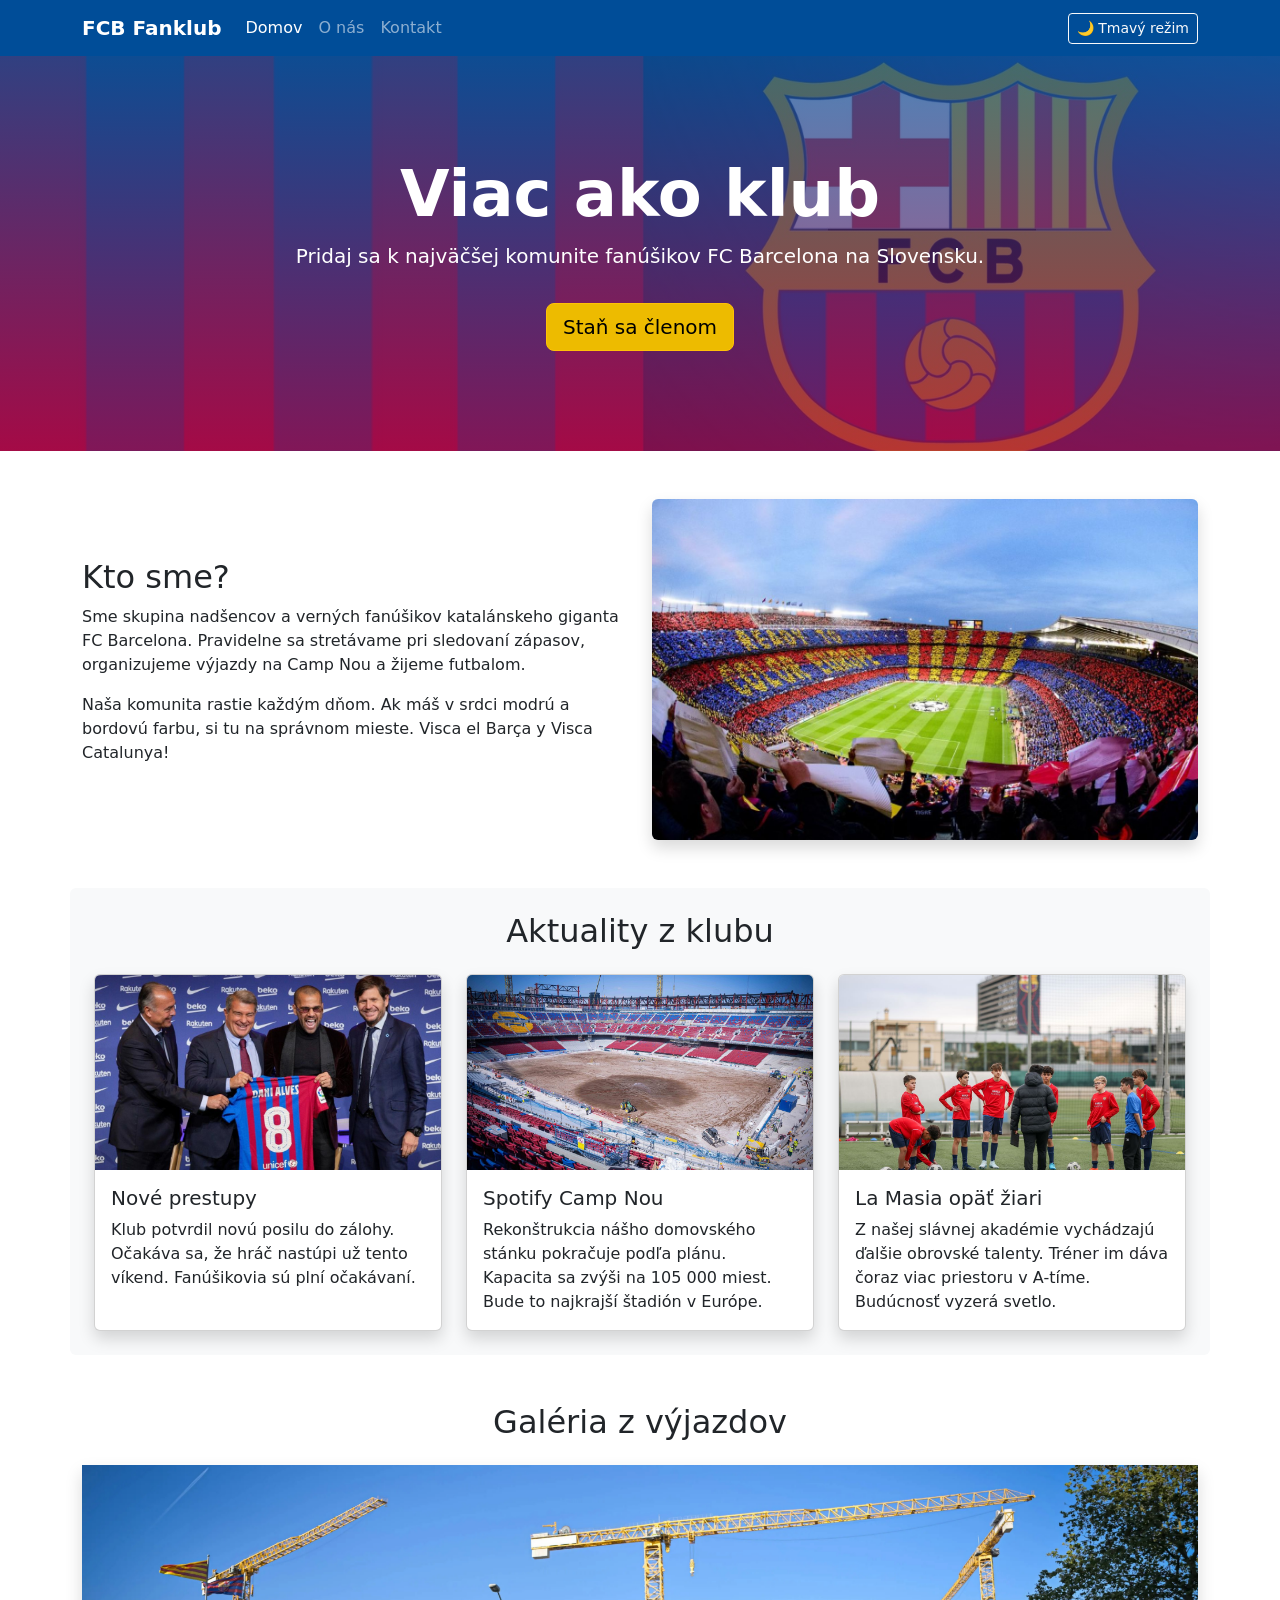
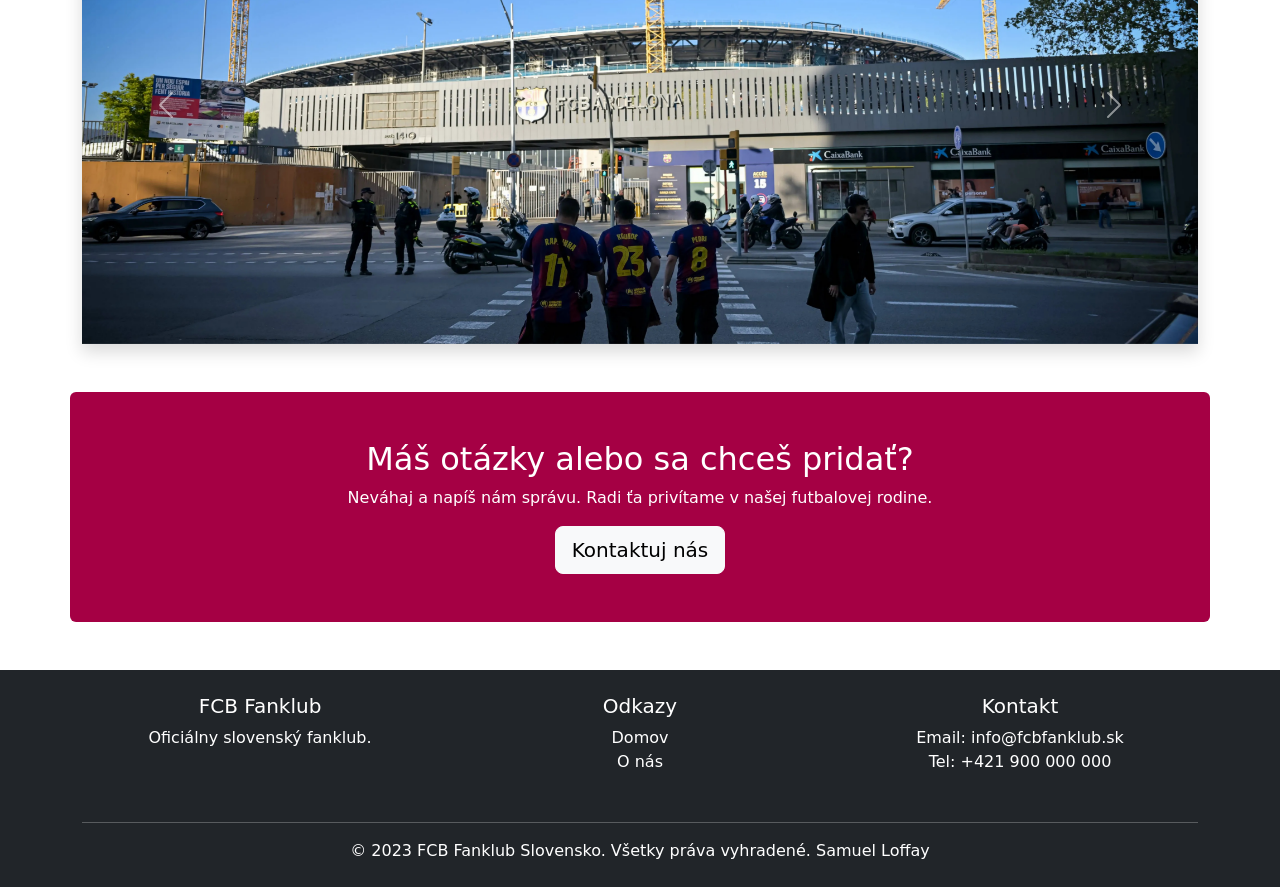
<file: index.html>
<!DOCTYPE html>
<html lang="sk">
<head>
    <meta charset="UTF-8">
    <meta name="viewport" content="width=device-width, initial-scale=1.0">
    <meta name="description" content="Oficiálna stránka slovenského fanklubu FC Barcelona.">
    <title>FC Barcelona Fanklub Slovensko</title>
    <link href="https://cdn.jsdelivr.net/npm/bootstrap@5.3.0/dist/css/bootstrap.min.css" rel="stylesheet">
    <link rel="stylesheet" href="assets/css/style.css">
</head>
<body>

    <header>
        <nav class="navbar navbar-expand-lg navbar-dark" style="background-color: var(--bs-primary);">
            <div class="container">
                <a class="navbar-brand fw-bold" href="index.html">FCB Fanklub</a>
                <button class="navbar-toggler" type="button" data-bs-toggle="collapse" data-bs-target="#navbarNav">
                    <span class="navbar-toggler-icon"></span>
                </button>
                <div class="collapse navbar-collapse" id="navbarNav">
                    <ul class="navbar-nav me-auto">
                        <li class="nav-item"><a class="nav-link active" href="index.html">Domov</a></li>
                        <li class="nav-item"><a class="nav-link" href="o-nas.html">O nás</a></li>
                        <li class="nav-item"><a class="nav-link" href="kontakt.html">Kontakt</a></li>
                    </ul>
                    <button id="darkModeToggle" class="btn btn-outline-light btn-sm">🌙 Tmavý režim</button>
                </div>
            </div>
        </nav>
    </header>

    <main>
        <section class="hero-section text-center animated-section">
            <div class="container">
                <h1 class="display-3 fw-bold">Viac ako klub</h1>
                <p class="lead">Pridaj sa k najväčšej komunite fanúšikov FC Barcelona na Slovensku.</p>
                <a href="kontakt.html" class="btn btn-warning btn-lg mt-3" style="background-color: var(--bs-warning);">Staň sa členom</a>
            </div>
        </section>

        <section class="container my-5 animated-section">
            <div class="row align-items-center">
                <div class="col-md-6">
                    <h2>Kto sme?</h2>
                    <p>Sme skupina nadšencov a verných fanúšikov katalánskeho giganta FC Barcelona. Pravidelne sa stretávame pri sledovaní zápasov, organizujeme výjazdy na Camp Nou a žijeme futbalom.</p>
                    <p>Naša komunita rastie každým dňom. Ak máš v srdci modrú a bordovú farbu, si tu na správnom mieste. Visca el Barça y Visca Catalunya!</p>
                </div>
                <div class="col-md-6">
                    <img src="assets/img/about.jpg" alt="Fanúšikovia na štadióne" class="img-fluid rounded shadow">
                </div>
            </div>
        </section>

        <section class="container my-5 bg-light p-4 rounded">
            <h2 class="text-center mb-4">Aktuality z klubu</h2>
            <div class="row g-4">
                <div class="col-12 col-md-6 col-lg-4">
                    <div class="card h-100 shadow card-hover">
                        <div class="ratio ratio-16x9">
                            <img src="assets/img/card1.jpg" class="card-img-top object-fit-cover" alt="Zápas Ligy Majstrov">
                        </div>
                        <div class="card-body">
                            <h3 class="card-title h5">Nové prestupy</h3>
                            <p class="card-text">Klub potvrdil novú posilu do zálohy. Očakáva sa, že hráč nastúpi už tento víkend. Fanúšikovia sú plní očakávaní.</p>
                        </div>
                    </div>
                </div>
                <div class="col-12 col-md-6 col-lg-4">
                    <div class="card h-100 shadow card-hover">
                        <div class="ratio ratio-16x9">
                            <img src="assets/img/card2.jpg" class="card-img-top object-fit-cover" alt="Prestavba štadióna">
                        </div>
                        <div class="card-body">
                            <h3 class="card-title h5">Spotify Camp Nou</h3>
                            <p class="card-text">Rekonštrukcia nášho domovského stánku pokračuje podľa plánu. Kapacita sa zvýši na 105 000 miest. Bude to najkrajší štadión v Európe.</p>
                        </div>
                    </div>
                </div>
                <div class="col-12 col-md-6 col-lg-4">
                    <div class="card h-100 shadow card-hover">
                        <div class="ratio ratio-16x9">
                            <img src="assets/img/card3.jpg" class="card-img-top object-fit-cover" alt="Mládežnícka akadémia">
                        </div>
                        <div class="card-body">
                            <h3 class="card-title h5">La Masia opäť žiari</h3>
                            <p class="card-text">Z našej slávnej akadémie vychádzajú ďalšie obrovské talenty. Tréner im dáva čoraz viac priestoru v A-tíme. Budúcnosť vyzerá svetlo.</p>
                        </div>
                    </div>
                </div>
            </div>
        </section>

        <section class="container my-5">
            <h2 class="text-center mb-4">Galéria z výjazdov</h2>
            <div id="barcaCarousel" class="carousel slide shadow" data-bs-ride="carousel">
                <div class="carousel-inner">
                    <div class="carousel-item active">
                        <div class="ratio ratio-21x9">
                            <img src="assets/img/car1.jpg" class="d-block w-100 object-fit-cover" alt="Zájazd 1">
                        </div>
                    </div>
                    <div class="carousel-item">
                        <div class="ratio ratio-21x9">
                            <img src="assets/img/car2.jpg" class="d-block w-100 object-fit-cover" alt="Zájazd 2">
                        </div>
                    </div>
                    <div class="carousel-item">
                        <div class="ratio ratio-21x9">
                            <img src="assets/img/car3.jpg" class="d-block w-100 object-fit-cover" alt="Zájazd 3">
                        </div>
                    </div>
                    <div class="carousel-item">
                        <div class="ratio ratio-21x9">
                            <img src="assets/img/car4.jpg" class="d-block w-100 object-fit-cover" alt="Zájazd 4">
                        </div>
                    </div>
                </div>
                <button class="carousel-control-prev" type="button" data-bs-target="#barcaCarousel" data-bs-slide="prev">
                    <span class="carousel-control-prev-icon" aria-hidden="true"></span>
                    <span class="visually-hidden">Predchádzajúci</span>
                </button>
                <button class="carousel-control-next" type="button" data-bs-target="#barcaCarousel" data-bs-slide="next">
                    <span class="carousel-control-next-icon" aria-hidden="true"></span>
                    <span class="visually-hidden">Ďalší</span>
                </button>
            </div>
        </section>

        <section class="container my-5 text-center p-5 rounded" style="background-color: var(--bs-secondary); color: white;">
            <h2>Máš otázky alebo sa chceš pridať?</h2>
            <p>Neváhaj a napíš nám správu. Radi ťa privítame v našej futbalovej rodine.</p>
            <a href="kontakt.html" class="btn btn-light btn-lg">Kontaktuj nás</a>
        </section>
    </main>

    <footer class="text-white text-center py-4 mt-5" style="background-color: #212529;">
        <div class="container">
            <div class="row">
                <div class="col-md-4 mb-3">
                    <h5>FCB Fanklub</h5>
                    <p>Oficiálny slovenský fanklub.</p>
                </div>
                <div class="col-md-4 mb-3">
                    <h5>Odkazy</h5>
                    <ul class="list-unstyled">
                        <li><a href="index.html" class="text-white text-decoration-none">Domov</a></li>
                        <li><a href="o-nas.html" class="text-white text-decoration-none">O nás</a></li>
                    </ul>
                </div>
                <div class="col-md-4 mb-3">
                    <h5>Kontakt</h5>
                    <p>Email: info@fcbfanklub.sk<br>Tel: +421 900 000 000</p>
                </div>
            </div>
            <hr>
            <p class="mb-0">&copy; 2023 FCB Fanklub Slovensko. Všetky práva vyhradené. Samuel Loffay</p>
        </div>
    </footer>

    <script src="https://cdn.jsdelivr.net/npm/bootstrap@5.3.0/dist/js/bootstrap.bundle.min.js"></script>
    <script src="assets/js/script.js"></script>
</body>
</html>
</file>
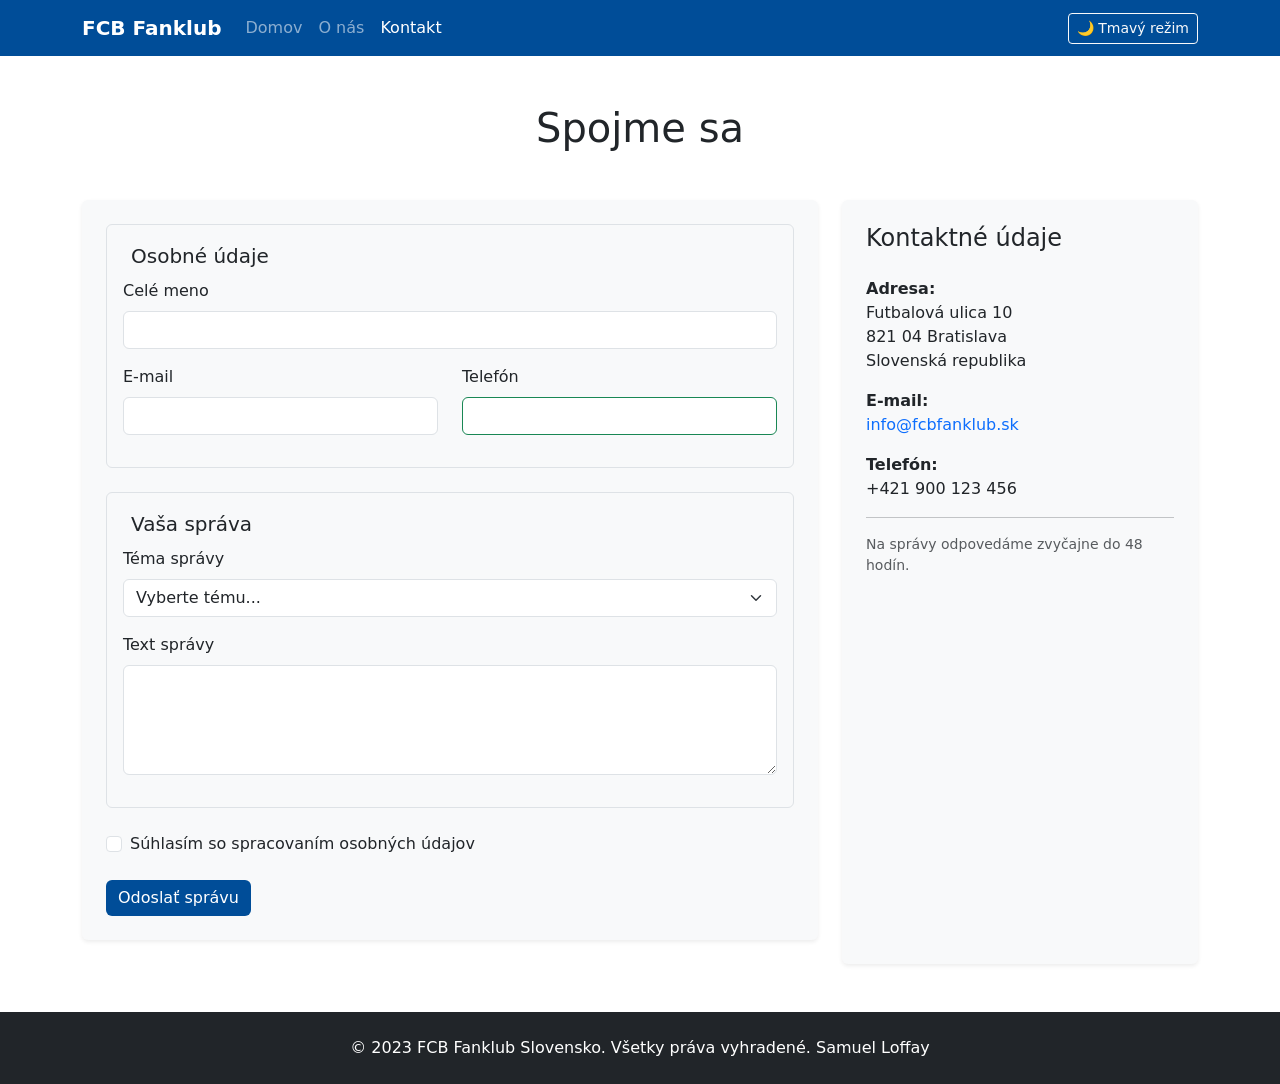
<file: kontakt.html>
<!DOCTYPE html>
<html lang="sk">
<head>
    <meta charset="UTF-8">
    <meta name="viewport" content="width=device-width, initial-scale=1.0">
    <meta name="description" content="Kontaktujte fanklub FC Barcelona.">
    <title>Kontakt | FC Barcelona Fanklub</title>
    <link href="https://cdn.jsdelivr.net/npm/bootstrap@5.3.0/dist/css/bootstrap.min.css" rel="stylesheet">
    <link rel="stylesheet" href="assets/css/style.css">
</head>
<body>

    <header>
        <nav class="navbar navbar-expand-lg navbar-dark" style="background-color: var(--bs-primary);">
            <div class="container">
                <a class="navbar-brand fw-bold" href="index.html">FCB Fanklub</a>
                <button class="navbar-toggler" type="button" data-bs-toggle="collapse" data-bs-target="#navbarNav">
                    <span class="navbar-toggler-icon"></span>
                </button>
                <div class="collapse navbar-collapse" id="navbarNav">
                    <ul class="navbar-nav me-auto">
                        <li class="nav-item"><a class="nav-link" href="index.html">Domov</a></li>
                        <li class="nav-item"><a class="nav-link" href="o-nas.html">O nás</a></li>
                        <li class="nav-item"><a class="nav-link active" href="kontakt.html">Kontakt</a></li>
                    </ul>
                    <button id="darkModeToggle" class="btn btn-outline-light btn-sm">🌙 Tmavý režim</button>
                </div>
            </div>
        </nav>
    </header>

    <main class="container my-5 animated-section">
        <h1 class="text-center mb-5">Spojme sa</h1>

        <div class="row">
            <div class="col-lg-8 mb-4">
                <form id="contactForm" class="bg-light p-4 rounded shadow-sm" novalidate>
                    
                    <fieldset class="mb-4 border p-3 rounded">
                        <legend class="w-auto px-2 fs-5">Osobné údaje</legend>
                        
                        <div class="mb-3 position-relative">
                            <label for="meno" class="form-label">Celé meno</label>
                            <input type="text" class="form-control" id="meno" required minlength="3">
                            <span class="invalid-hint">Meno musí mať aspoň 3 znaky.</span>
                        </div>
                        
                        <div class="row">
                            <div class="col-md-6 mb-3 position-relative">
                                <label for="email" class="form-label">E-mail</label>
                                <input type="email" class="form-control" id="email" required>
                                <span class="invalid-hint">Zadajte platný e-mail (napr. meno@domena.sk).</span>
                            </div>
                        <div class="col-md-6 mb-3 position-relative">
                            <label for="telefon" class="form-label">Telefón</label>
                            <input type="tel" class="form-control" id="telefon" pattern="^[\+]?[0-9\s\-]{9,15}$">
                            <span class="invalid-hint">Zadajte platné číslo (min. 9 číslic, povolené je + a medzery).</span>
                        </div>
                        </div>
                    </fieldset>

                    <fieldset class="mb-4 border p-3 rounded">
                        <legend class="w-auto px-2 fs-5">Vaša správa</legend>
                        
                        <div class="mb-3">
                            <label for="typSpravy" class="form-label">Téma správy</label>
                            <select class="form-select" id="typSpravy" required>
                                <option value="" disabled selected>Vyberte tému...</option>
                                <option value="clenstvo">Otázky ohľadom členstva</option>
                                <option value="zajazd">Prihláška na zájazd</option>
                                <option value="ine">Iné</option>
                            </select>
                        </div>
                        
                        <div class="mb-3 position-relative">
                            <label for="sprava" class="form-label">Text správy</label>
                            <textarea class="form-control" id="sprava" rows="4" required></textarea>
                            <span class="invalid-hint">Správa nemôže byť prázdna.</span>
                        </div>
                    </fieldset>

                    <div class="form-check mb-4">
                        <input class="form-check-input" type="checkbox" id="suhlas" required>
                        <label class="form-check-label" for="suhlas">
                            Súhlasím so spracovaním osobných údajov
                        </label>
                    </div>

                    <button type="submit" class="btn btn-primary" style="background-color: var(--bs-primary); border: none;">Odoslať správu</button>
                </form>
            </div>

            <div class="col-lg-4">
                <div class="bg-light p-4 rounded shadow-sm h-100">
                    <h3 class="h4 mb-4">Kontaktné údaje</h3>
                    <p><strong>Adresa:</strong><br>
                    Futbalová ulica 10<br>
                    821 04 Bratislava<br>
                    Slovenská republika</p>
                    
                    <p><strong>E-mail:</strong><br>
                    <a href="mailto:info@fcbfanklub.sk" class="text-decoration-none">info@fcbfanklub.sk</a></p>
                    
                    <p><strong>Telefón:</strong><br>
                    +421 900 123 456</p>

                    <hr>
                    <p class="small text-muted">Na správy odpovedáme zvyčajne do 48 hodín.</p>
                </div>
            </div>
        </div>
    </main>

    <footer class="text-white text-center py-4 mt-5" style="background-color: #212529;">
        <div class="container">
            <p class="mb-0">&copy; 2023 FCB Fanklub Slovensko. Všetky práva vyhradené. Samuel Loffay</p>
        </div>
    </footer>

    <div class="toast-container position-fixed bottom-0 end-0 p-3">
        <div id="successToast" class="toast align-items-center text-bg-success border-0" role="alert" aria-live="assertive" aria-atomic="true">
            <div class="d-flex">
                <div class="toast-body">
                    Vaša správa bola úspešne odoslaná. Ďakujeme!
                </div>
                <button type="button" class="btn-close btn-close-white me-2 m-auto" data-bs-dismiss="toast" aria-label="Zatvoriť"></button>
            </div>
        </div>
    </div>

    <script src="https://cdn.jsdelivr.net/npm/bootstrap@5.3.0/dist/js/bootstrap.bundle.min.js"></script>
    <script src="assets/js/script.js"></script>
</body>
</html>
</file>
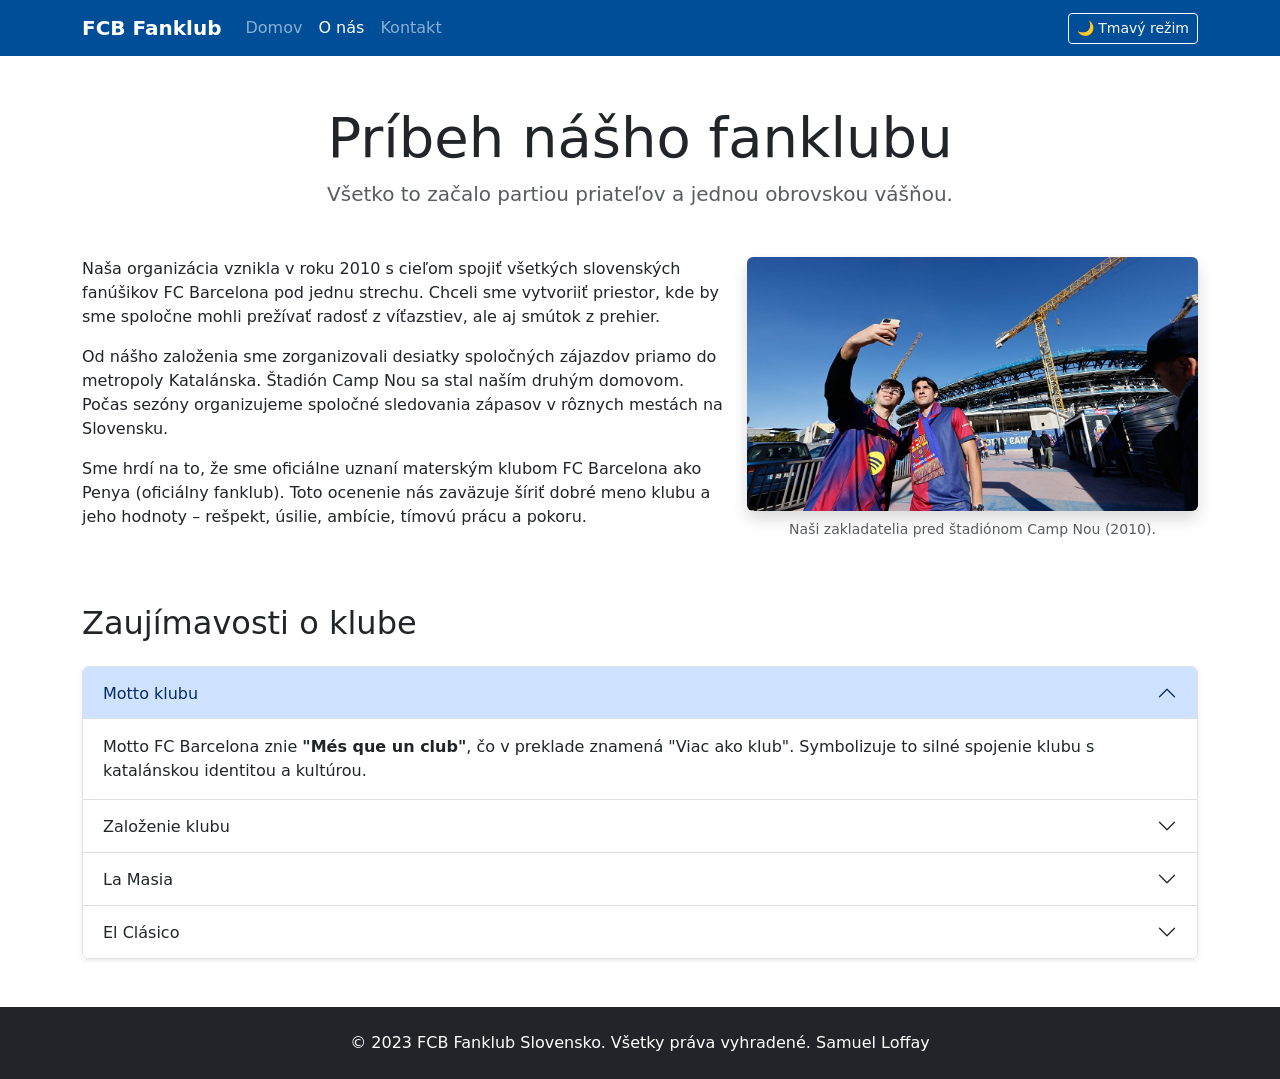
<file: o-nas.html>
<!DOCTYPE html>
<html lang="sk">
<head>
    <meta charset="UTF-8">
    <meta name="viewport" content="width=device-width, initial-scale=1.0">
    <meta name="description" content="História a informácie o fanklube FC Barcelona.">
    <title>O nás | FC Barcelona Fanklub</title>
    <link href="https://cdn.jsdelivr.net/npm/bootstrap@5.3.0/dist/css/bootstrap.min.css" rel="stylesheet">
    <link rel="stylesheet" href="assets/css/style.css">
</head>
<body>

    <header>
        <nav class="navbar navbar-expand-lg navbar-dark" style="background-color: var(--bs-primary);">
            <div class="container">
                <a class="navbar-brand fw-bold" href="index.html">FCB Fanklub</a>
                <button class="navbar-toggler" type="button" data-bs-toggle="collapse" data-bs-target="#navbarNav">
                    <span class="navbar-toggler-icon"></span>
                </button>
                <div class="collapse navbar-collapse" id="navbarNav">
                    <ul class="navbar-nav me-auto">
                        <li class="nav-item"><a class="nav-link" href="index.html">Domov</a></li>
                        <li class="nav-item"><a class="nav-link active" href="o-nas.html">O nás</a></li>
                        <li class="nav-item"><a class="nav-link" href="kontakt.html">Kontakt</a></li>
                    </ul>
                    <button id="darkModeToggle" class="btn btn-outline-light btn-sm">🌙 Tmavý režim</button>
                </div>
            </div>
        </nav>
    </header>

    <main class="container my-5 animated-section">
        <section class="text-center mb-5">
            <h1 class="display-4">Príbeh nášho fanklubu</h1>
            <p class="lead text-muted">Všetko to začalo partiou priateľov a jednou obrovskou vášňou.</p>
        </section>

        <section class="row mb-5">
            <div class="col-lg-7">
                <p>Naša organizácia vznikla v roku 2010 s cieľom spojiť všetkých slovenských fanúšikov FC Barcelona pod jednu strechu. Chceli sme vytvoriiť priestor, kde by sme spoločne mohli prežívať radosť z víťazstiev, ale aj smútok z prehier.</p>
                <p>Od nášho založenia sme zorganizovali desiatky spoločných zájazdov priamo do metropoly Katalánska. Štadión Camp Nou sa stal naším druhým domovom. Počas sezóny organizujeme spoločné sledovania zápasov v rôznych mestách na Slovensku.</p>
                <p>Sme hrdí na to, že sme oficiálne uznaní materským klubom FC Barcelona ako Penya (oficiálny fanklub). Toto ocenenie nás zaväzuje šíriť dobré meno klubu a jeho hodnoty – rešpekt, úsilie, ambície, tímovú prácu a pokoru.</p>
            </div>
            <div class="col-lg-5">
                <figure class="figure w-100">
                    <img src="assets/img/historia.jpg" class="figure-img img-fluid rounded shadow" alt="Historická fotografia zakladateľov">
                    <figcaption class="figure-caption text-center">Naši zakladatelia pred štadiónom Camp Nou (2010).</figcaption>
                </figure>
            </div>
        </section>

        <section class="my-5">
            <h2 class="mb-4">Zaujímavosti o klube</h2>
            <div class="accordion shadow-sm" id="barcaAccordion">
                <div class="accordion-item">
                    <h2 class="accordion-header">
                        <button class="accordion-button" type="button" data-bs-toggle="collapse" data-bs-target="#collapseOne">
                            Motto klubu
                        </button>
                    </h2>
                    <div id="collapseOne" class="accordion-collapse collapse show" data-bs-parent="#barcaAccordion">
                        <div class="accordion-body">
                            Motto FC Barcelona znie <strong>"Més que un club"</strong>, čo v preklade znamená "Viac ako klub". Symbolizuje to silné spojenie klubu s katalánskou identitou a kultúrou.
                        </div>
                    </div>
                </div>
                <div class="accordion-item">
                    <h2 class="accordion-header">
                        <button class="accordion-button collapsed" type="button" data-bs-toggle="collapse" data-bs-target="#collapseTwo">
                            Založenie klubu
                        </button>
                    </h2>
                    <div id="collapseTwo" class="accordion-collapse collapse" data-bs-parent="#barcaAccordion">
                        <div class="accordion-body">
                            Klub bol založený <strong>29. novembra 1899</strong> Joanom Gamperom, švajčiarskym priekopníkom futbalu. Odvtedy sa stal jedným z najúspešnejších klubov na svete.
                        </div>
                    </div>
                </div>
                <div class="accordion-item">
                    <h2 class="accordion-header">
                        <button class="accordion-button collapsed" type="button" data-bs-toggle="collapse" data-bs-target="#collapseThree">
                            La Masia
                        </button>
                    </h2>
                    <div id="collapseThree" class="accordion-collapse collapse" data-bs-parent="#barcaAccordion">
                        <div class="accordion-body">
                            <strong>La Masia</strong> je slávna mládežnícka akadémia FC Barcelona. Vychovala legendy ako Lionel Messi, Xavi Hernández, Andrés Iniesta, Carles Puyol a mnohých ďalších.
                        </div>
                    </div>
                </div>
                <div class="accordion-item">
                    <h2 class="accordion-header">
                        <button class="accordion-button collapsed" type="button" data-bs-toggle="collapse" data-bs-target="#collapseFour">
                            El Clásico
                        </button>
                    </h2>
                    <div id="collapseFour" class="accordion-collapse collapse" data-bs-parent="#barcaAccordion">
                        <div class="accordion-body">
                            Zápas medzi FC Barcelona a Realom Madrid sa nazýva <strong>El Clásico</strong>. Ide o jeden z najsledovanejších a najprestížnejších športových zápasov na planéte.
                        </div>
                    </div>
                </div>
            </div>
        </section>
    </main>

    <footer class="text-white text-center py-4 mt-5" style="background-color: #212529;">
        <div class="container">
            <p class="mb-0">&copy; 2023 FCB Fanklub Slovensko. Všetky práva vyhradené. Samuel Loffay</p>
        </div>
    </footer>

    <script src="https://cdn.jsdelivr.net/npm/bootstrap@5.3.0/dist/js/bootstrap.bundle.min.js"></script>
    <script src="assets/js/script.js"></script>
</body>
</html>
</file>
<file: assets/css/style.css>
/* Základné CSS premenné - Farby FC Barcelona (Blaugrana) */
:root {
    --bs-primary: #004d98; /* Modrá */
    --bs-secondary: #a50044; /* Červená / Bordová */
    --bs-warning: #edbb00; /* Žltá / Zlatá */
    --bg-light: #ffffff;
    --text-dark: #212529;
}

/* Tmavý režim (Dark mode) */
body.dark-theme {
    background-color: #121212;
    color: #f8f9fa;
}

body.dark-theme .card, 
body.dark-theme .accordion-item {
    background-color: #1e1e1e;
    color: #f8f9fa;
    border-color: #333;
}

/* Animácia (Keyframes) - Plynulé zobrazenie prvkov po načítaní */
@keyframes slideFadeIn {
    from {
        opacity: 0;
        transform: translateY(30px);
    }
    to {
        opacity: 1;
        transform: translateY(0);
    }
}

.animated-section {
    animation: slideFadeIn 1s ease-out forwards;
}

.hero-section {
    background-image: linear-gradient(rgba(0, 77, 152, 0.7), rgba(165, 0, 68, 0.7)), url('../img/hero.jpg');
    background-size: cover;
    background-position: center;
    color: white;
    padding: 100px 0;
}

/* Hover efekt pre karty */
.card-hover {
    transition: transform 0.3s ease, box-shadow 0.3s ease;
}

.card-hover:hover {
    transform: translateY(-10px);
    box-shadow: 0 10px 20px rgba(0,0,0,0.3) !important; /* Zvýrazní tieň */
}

.invalid-hint {
    display: none;
    color: #a50044;
    font-size: 0.85em;
    margin-top: 5px;
}

input:invalid:focus ~ .invalid-hint,
textarea:invalid:focus ~ .invalid-hint {
    display: block;
}

input:valid, textarea:valid {
    border-color: #198754;
}

body.dark-theme .bg-light {
    background-color: #1e1e1e !important;
    color: #f8f9fa !important;
}

body.dark-theme .form-control,
body.dark-theme .form-select {
    background-color: #2c2c2c;
    color: #f8f9fa;
    border-color: #444;
}

body.dark-theme .form-control::placeholder {
    color: #a0a0a0;
}

body.dark-theme .form-control:focus,
body.dark-theme .form-select:focus {
    background-color: #383838;
    color: #ffffff;
    border-color: var(--bs-warning); /* Zlatý okraj vo farbe Barcy */
    box-shadow: 0 0 0 0.25rem rgba(237, 187, 0, 0.25);
}

body.dark-theme .text-muted {
    color: #adb5bd !important;
}

body.dark-theme .figure-caption,
body.dark-theme .text-muted {
    color: #adb5bd !important; 
}

body.dark-theme h1, 
body.dark-theme h2, 
body.dark-theme h3, 
body.dark-theme h4, 
body.dark-theme h5, 
body.dark-theme h6, 
body.dark-theme p,
body.dark-theme li {
    color: #f8f9fa;
}
</file>
